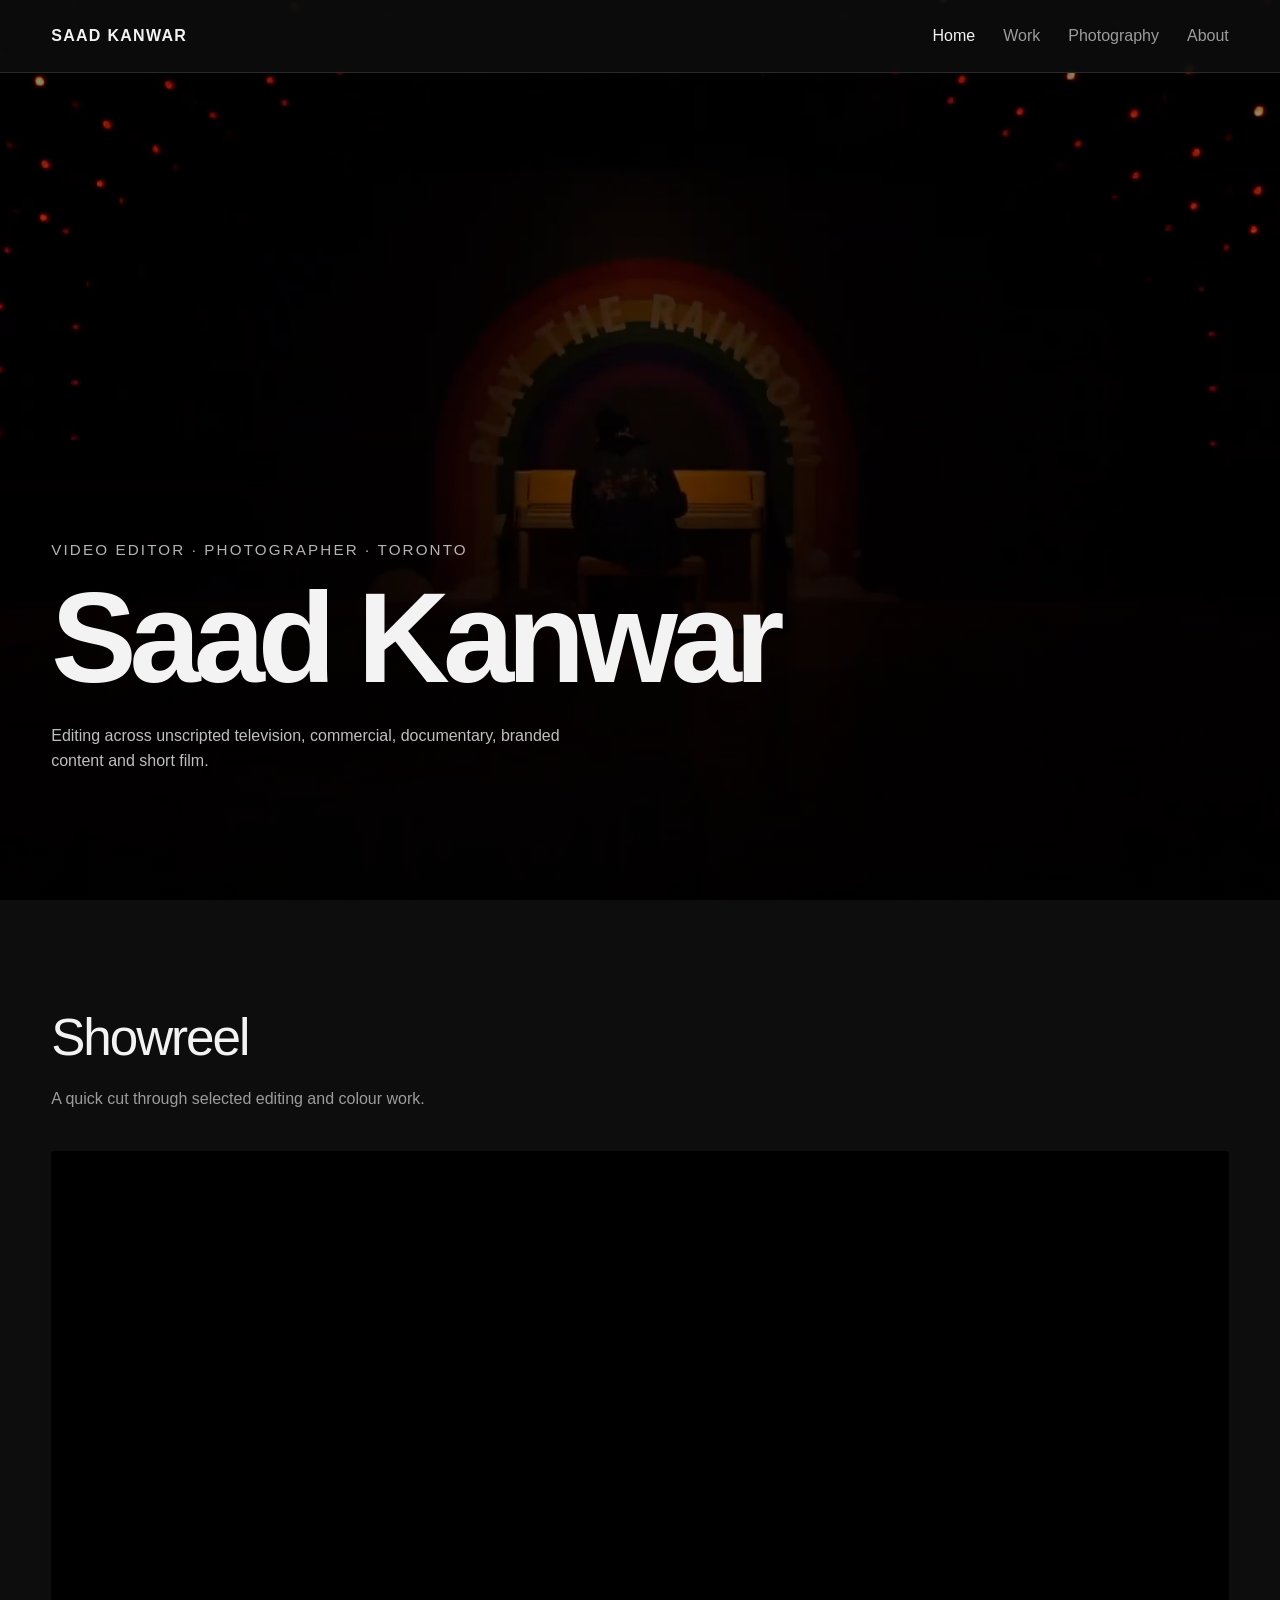
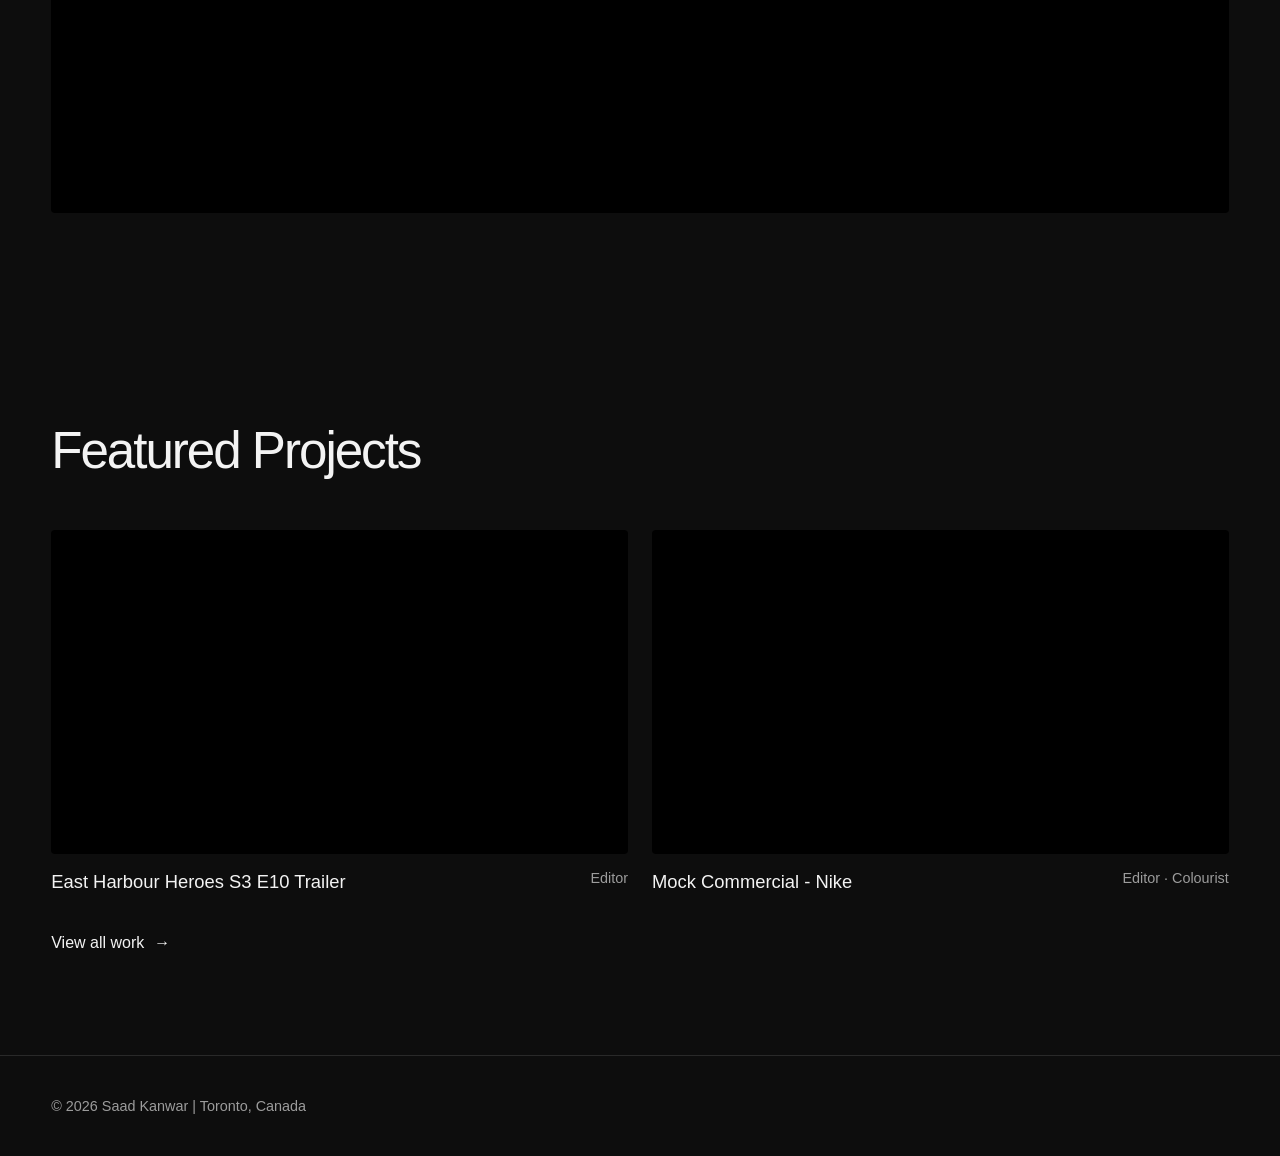
<file: index.html>
<!DOCTYPE html>
<html lang="en">

<head>
    <meta charset="UTF-8">

    <meta
        name="viewport"
        content="width=device-width, initial-scale=1.0"
    >

    <title>Saad Kanwar | Video Editor & Photographer</title>

    <meta
        name="description"
        content="Portfolio of Toronto-based video editor, post-production specialist and photographer Saad Kanwar."
    >

    <link rel="stylesheet" href="style.css">
</head>


<body>

<header class="site-header">

    <div class="container nav">

        <a class="logo" href="index.html">
            Saad Kanwar
        </a>

        <nav class="nav-links">
            <a class="active" href="index.html">Home</a>
            <a href="portfolio.html">Work</a>
            <a href="photography.html">Photography</a>
            <a href="about.html">About</a>
        </nav>

    </div>

</header>



<main>

    <!-- HERO -->

    <section class="hero">

    <div class="hero-background"></div>

    <div class="container hero-content">

        <div class="hero-eyebrow">
            Video Editor · Photographer · Toronto
        </div>

        <h1 class="hero-title">
            Saad Kanwar
        </h1>

        <p class="hero-description">
            Editing across unscripted television, commercial, documentary, branded content and short film.
        </p>

    </div>

    </section>



    <!-- REEL -->

    <section class="section">

        <div class="container">

            <div class="section-header">

                <h2 class="section-title">
                    Showreel
                </h2>

                <p class="section-subtitle">
                    A quick cut through selected editing and colour work.
                </p>

            </div>


            <div class="video-wrapper">

                <iframe
                    title="Saad Kanwar Demo Reel"
                    src="https://play.gumlet.io/embed/6ab1d36c5b267e78d0ccdd66"
                    referrerpolicy="origin"
                    allow="accelerometer; gyroscope; autoplay; encrypted-media; picture-in-picture; fullscreen; clipboard-write;"
                    allowfullscreen>
                </iframe>

            </div>

        </div>

    </section>



    <!-- SELECTED WORK -->

    <section class="section">

        <div class="container">

            <div class="section-header">

                <h2 class="section-title">
                    Featured Projects
                </h2>

            </div>


            <div class="portfolio-grid">

    <!-- EAST HARBOUR HEROES S3 E10 -->

    <article class="project">

        <div class="video-wrapper">
            <iframe
                loading="lazy"
                title="East Harbour Heroes S3 E10 Trailer"
                src="https://play.gumlet.io/embed/6ab1d69eb29d2ab0b972d725"
                referrerpolicy="origin"
                allow="accelerometer; gyroscope; autoplay; encrypted-media; picture-in-picture; fullscreen; clipboard-write;"
                allowfullscreen>
            </iframe>
        </div>

        <div class="project-info">

            <h3 class="project-title">
                East Harbour Heroes S3 E10 Trailer
            </h3>

            <span class="project-type">
                Editor
            </span>

        </div>

    </article>


    <!-- NIKE MOCK COMMERCIAL -->

    <article class="project">

        <div class="video-wrapper">
            <iframe
                loading="lazy"
                title="Nike Mock Commercial"
                src="https://play.gumlet.io/embed/6ab1ce730dbee56acc36fca9"
                referrerpolicy="origin"
                allow="accelerometer; gyroscope; autoplay; encrypted-media; picture-in-picture; fullscreen; clipboard-write;"
                allowfullscreen>
            </iframe>
        </div>

        <div class="project-info">

            <h3 class="project-title">
                Mock Commercial - Nike
            </h3>

            <span class="project-type">
                Editor · Colourist
            </span>

        </div>

    </article>

</div>


            <a class="text-link" href="portfolio.html">
                View all work
            </a>

        </div>

    </section>

</main>



<footer>

    <div class="container footer-inner">
        <span>
            © 2026 Saad Kanwar | Toronto, Canada
        </span>
    </div>

</footer>


</body>
</html>
</file>
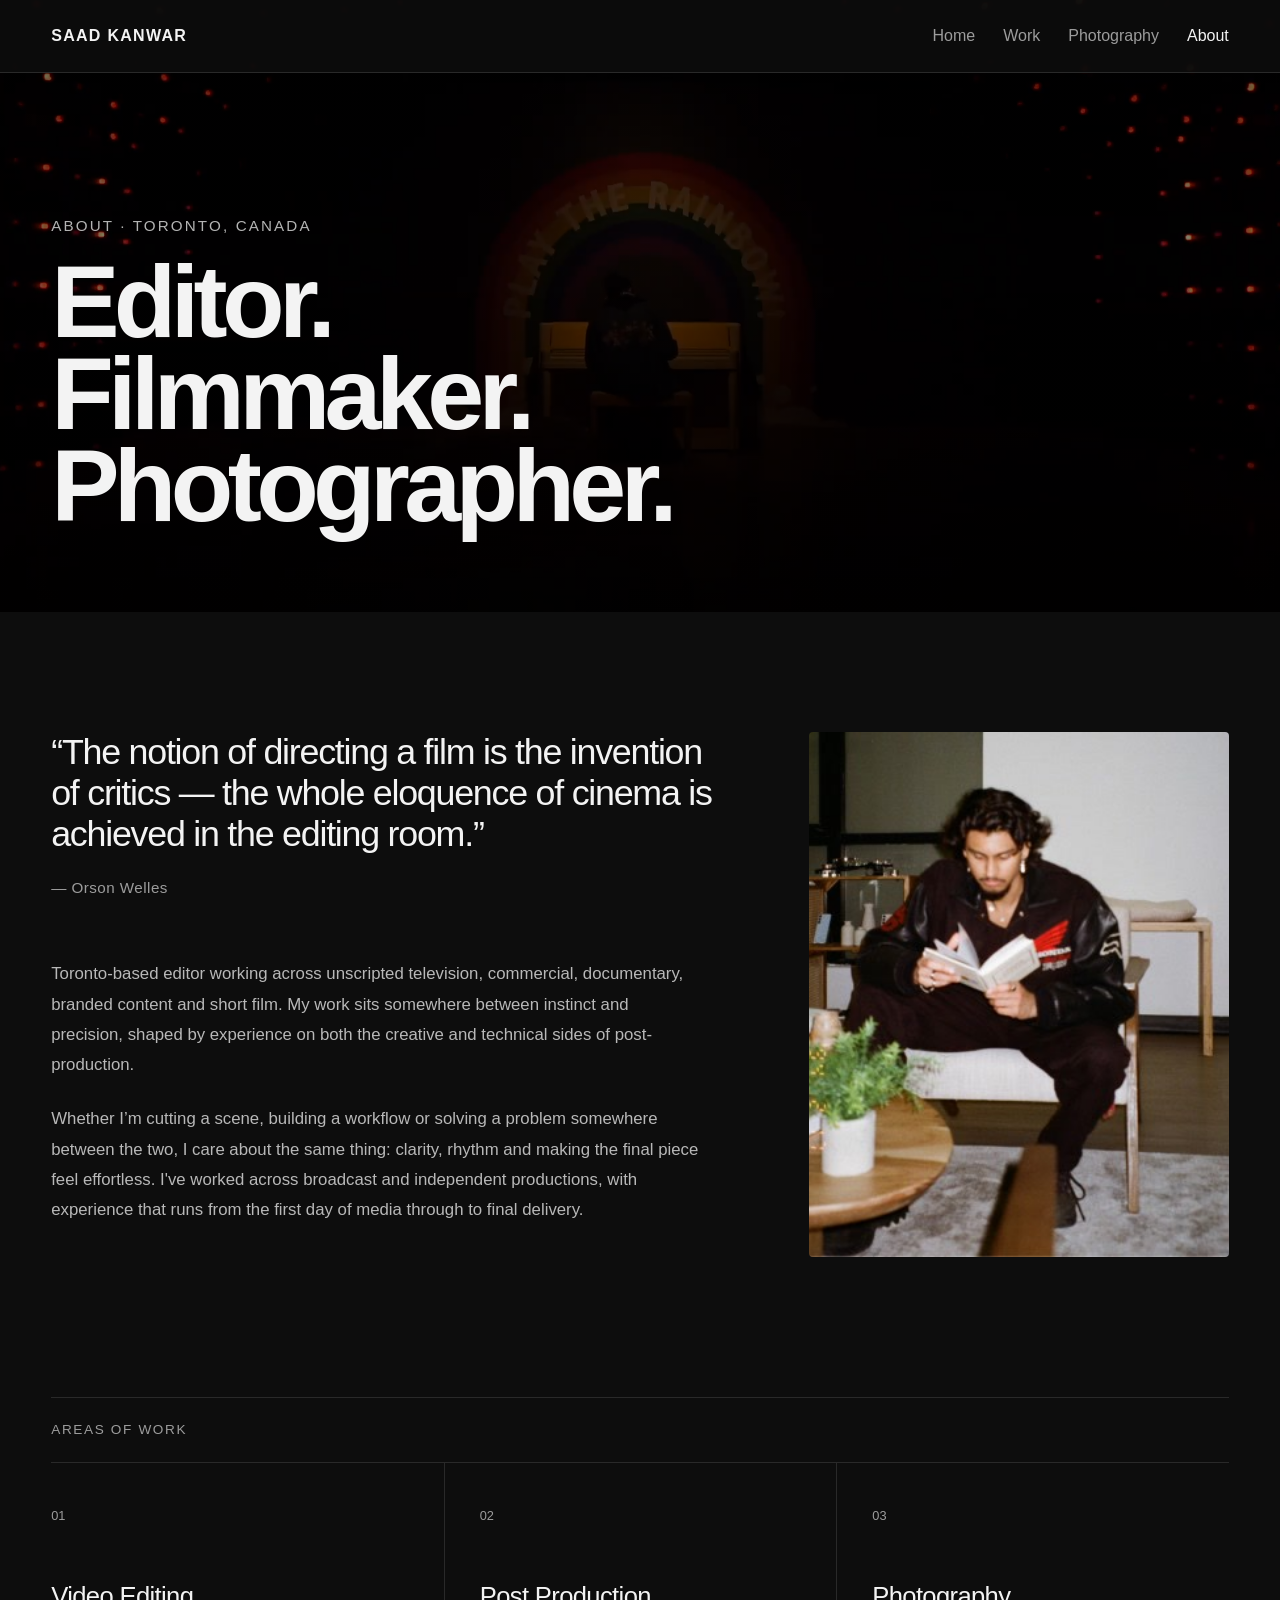
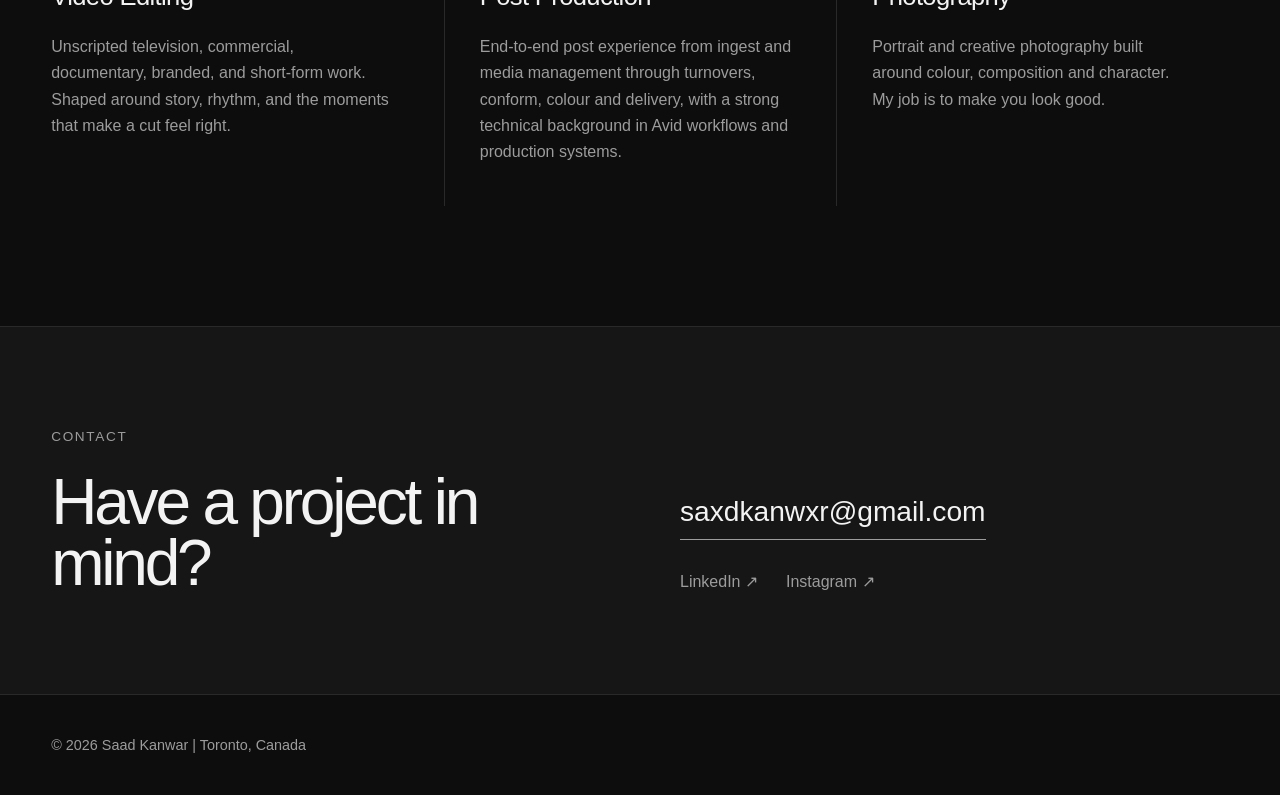
<file: about.html>
<!DOCTYPE html>
<html lang="en">

<head>
    <meta charset="UTF-8">

    <meta
        name="viewport"
        content="width=device-width, initial-scale=1.0"
    >

    <title>About | Saad Kanwar</title>

    <!-- about.html -->
    <meta
        name="description"
        content="About Toronto-based video editor, post-production specialist and photographer Saad Kanwar."
    >

    <link rel="stylesheet" href="style.css">
</head>


<body>

<header class="site-header">

    <div class="container nav">

        <a class="logo" href="index.html">
            Saad Kanwar
        </a>

        <nav class="nav-links">
            <a href="index.html">Home</a>
            <a href="portfolio.html">Work</a>
            <a href="photography.html">Photography</a>
            <a class="active" href="about.html">About</a>
        </nav>

    </div>

</header>



<main>

    <!-- ABOUT HERO -->

    <section class="about-hero">

        <div class="about-hero-background"></div>

        <div class="container about-hero-content">

            <div class="hero-eyebrow">
                About · Toronto, Canada
            </div>

            <h1 class="about-hero-title">
                Editor.<br>
                Filmmaker.<br>
                Photographer.
            </h1>

        </div>

    </section>


<!-- BIO -->

<section class="about-intro">

    <div class="container about-intro-grid">

        <div class="about-bio">

            <blockquote class="about-quote">
                “The notion of directing a film is the invention of critics —
                the whole eloquence of cinema is achieved in the editing room.”
            </blockquote>

            <div class="about-quote-author">
                — Orson Welles
            </div>

            <div class="about-bio-copy">

                <p>
                    Toronto-based editor working across unscripted television, commercial, documentary, 
                    branded content and short film. My work sits somewhere between instinct and precision, 
                    shaped by experience on both the creative and technical sides of post-production.
                </p>

                <p>
                    Whether I’m cutting a scene, building a workflow or solving a problem somewhere between the two, 
                    I care about the same thing: clarity, rhythm and making the final piece feel effortless. I've worked 
                    across broadcast and independent productions, with experience that runs from the first day of media through to final delivery.
                </p>

            </div>

        </div>


        <div class="about-headshot">
            <img
                src="assets/site/about-headshot.jpg"
                alt="Portrait of Saad Kanwar"
            >
        </div>

    </div>

</section>


    <!-- AREAS OF WORK -->

    <section class="about-work">

        <div class="container">

            <div class="about-section-heading">
                <span>Areas of Work</span>
            </div>

            <div class="about-work-grid">

                <div class="about-work-item">

                    <span class="about-work-number">
                        01
                    </span>

                    <h2>
                        Video Editing
                    </h2>

                    <p>
                        Unscripted television, commercial, documentary, 
                        branded, and short-form work. Shaped around story, 
                        rhythm, and the moments that make a cut feel right.
                    </p>

                </div>


                <div class="about-work-item">

                    <span class="about-work-number">
                        02
                    </span>

                    <h2>
                        Post Production
                    </h2>

                    <p>
                        End-to-end post experience from ingest and media management 
                        through turnovers, conform, colour and delivery, with a strong 
                        technical background in Avid workflows and production systems.
                    </p>

                </div>


                <div class="about-work-item">

                    <span class="about-work-number">
                        03
                    </span>

                    <h2>
                        Photography
                    </h2>

                    <p>
                        Portrait and creative photography built around colour, 
                        composition and character. My job is to make you look good.
                    </p>

                </div>

            </div>

        </div>

    </section>


    <!-- CONTACT -->

    <section class="about-contact">

        <div class="container">

            <div class="about-contact-inner">

                <div>

                    <span class="about-contact-label">
                        Contact
                    </span>

                    <h2>
                        Have a project in mind?
                    </h2>

                </div>


                <div class="about-contact-details">

                    <a
                        class="about-email"
                        href="mailto:saxdkanwxr@gmail.com"
                    >
                        saxdkanwxr@gmail.com
                    </a>

                    <div class="about-socials">

                        <a
                            href="https://www.linkedin.com/in/saad-kanwar/"
                            target="_blank"
                            rel="noopener noreferrer"
                        >
                            LinkedIn ↗
                        </a>

                        <a
                            href="https://www.instagram.com/saadseye/"
                            target="_blank"
                            rel="noopener noreferrer"
                        >
                            Instagram ↗
                        </a>

                    </div>

                </div>

            </div>

        </div>

    </section>

</main>



<footer>

    <div class="container footer-inner">
        <span>
            © 2026 Saad Kanwar | Toronto, Canada
        </span>
    </div>

</footer>


</body>
</html>
</file>
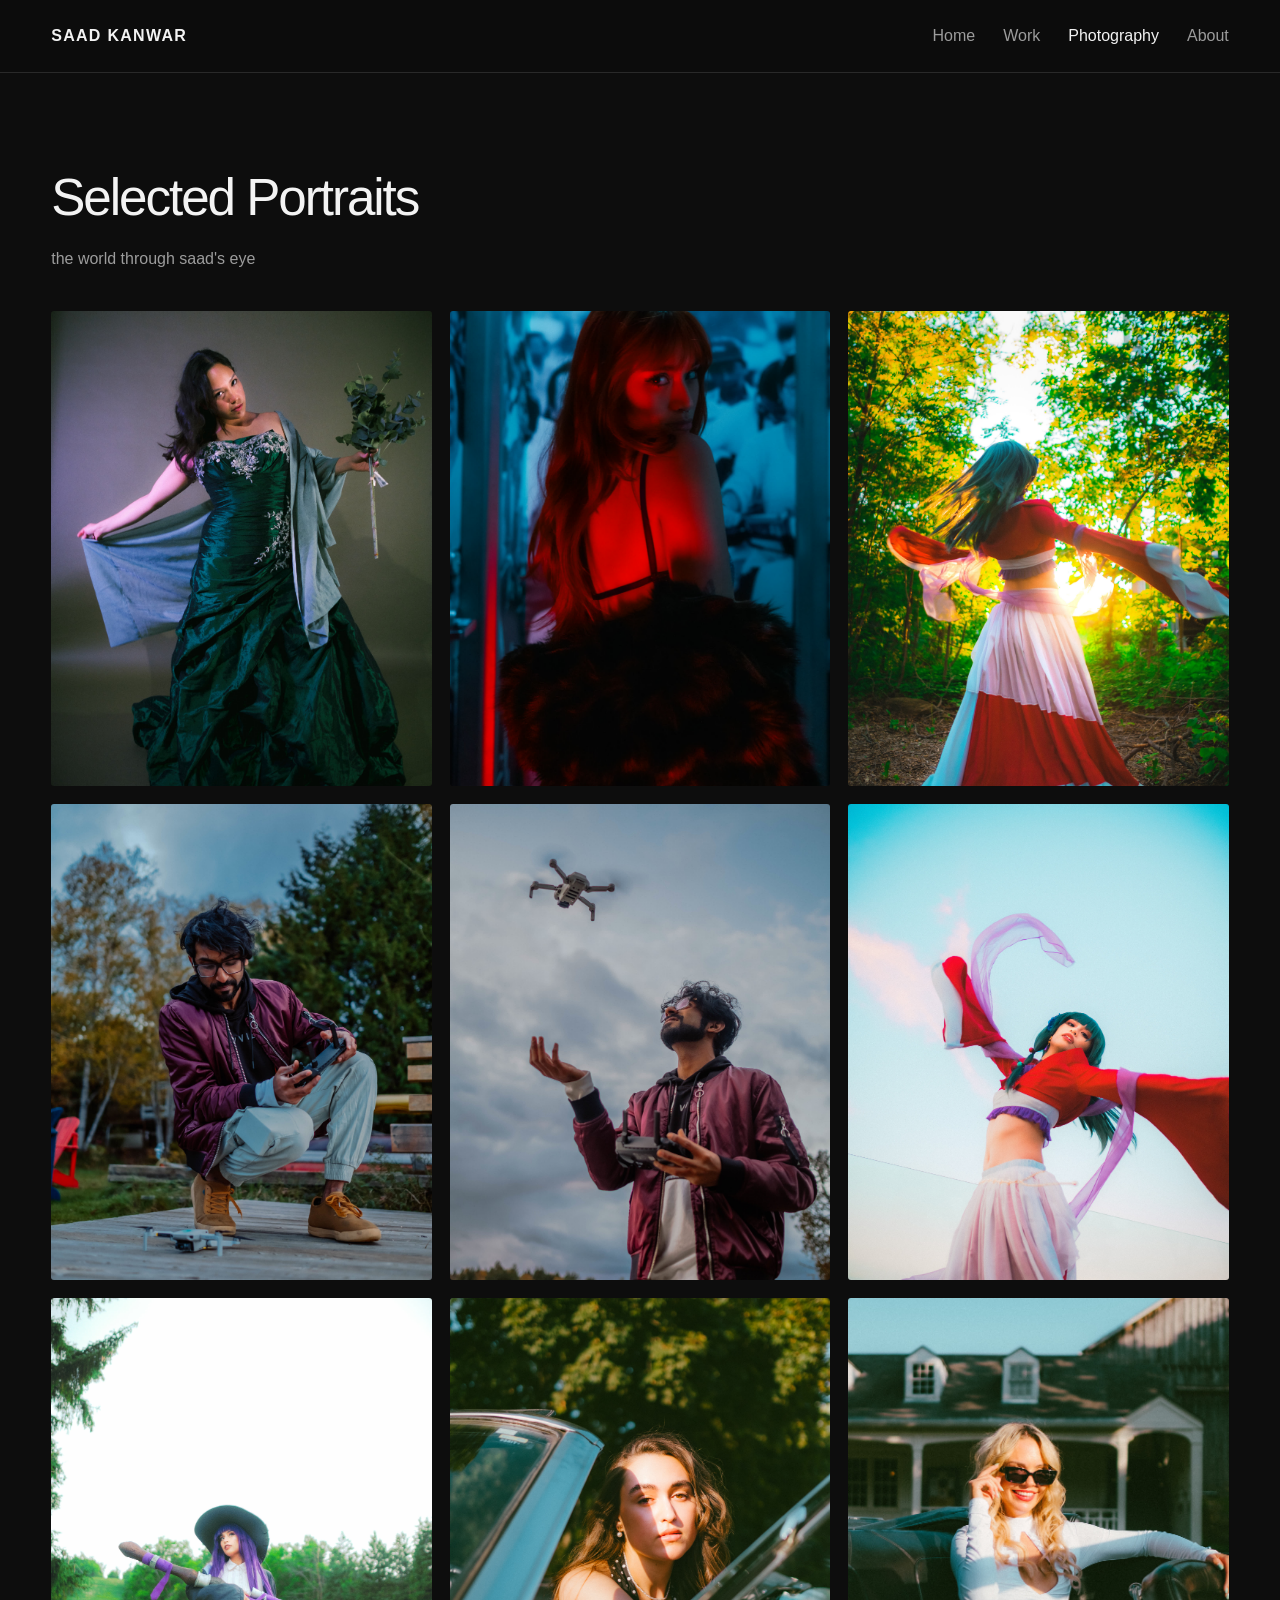
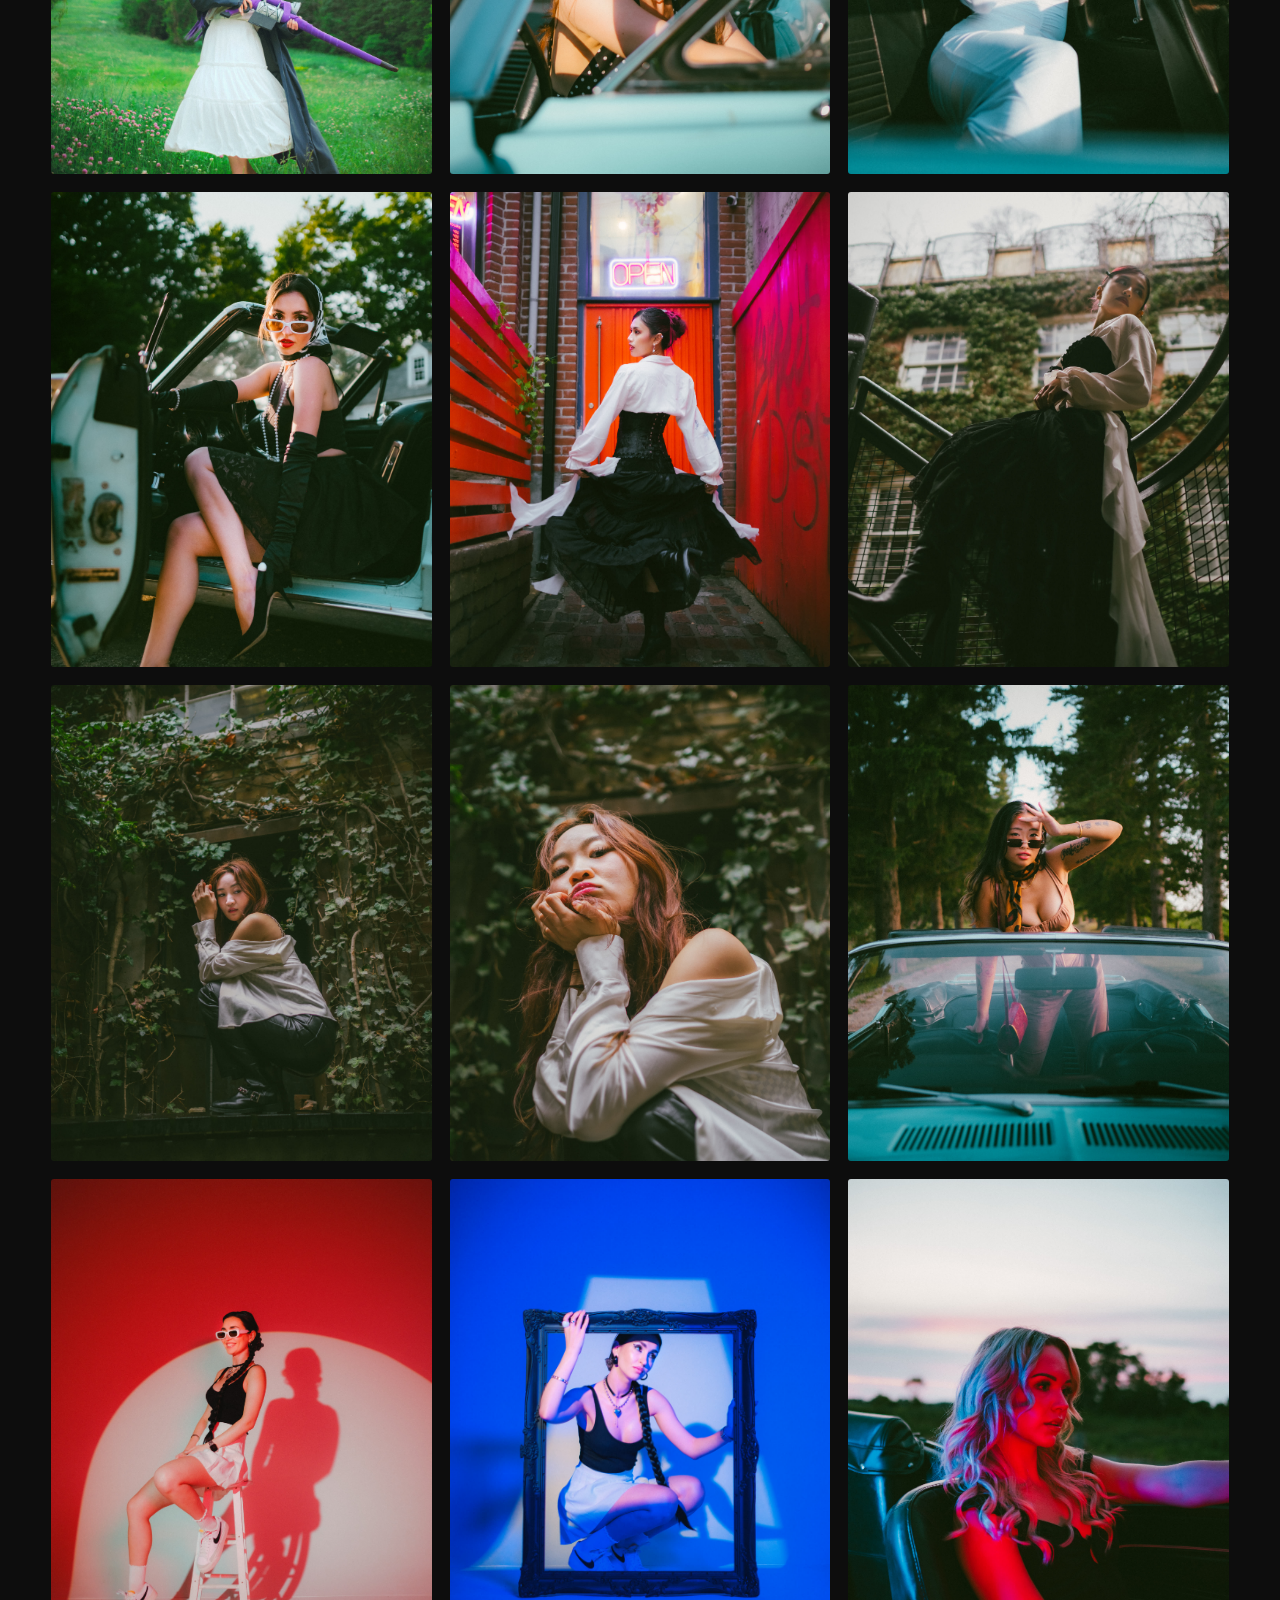
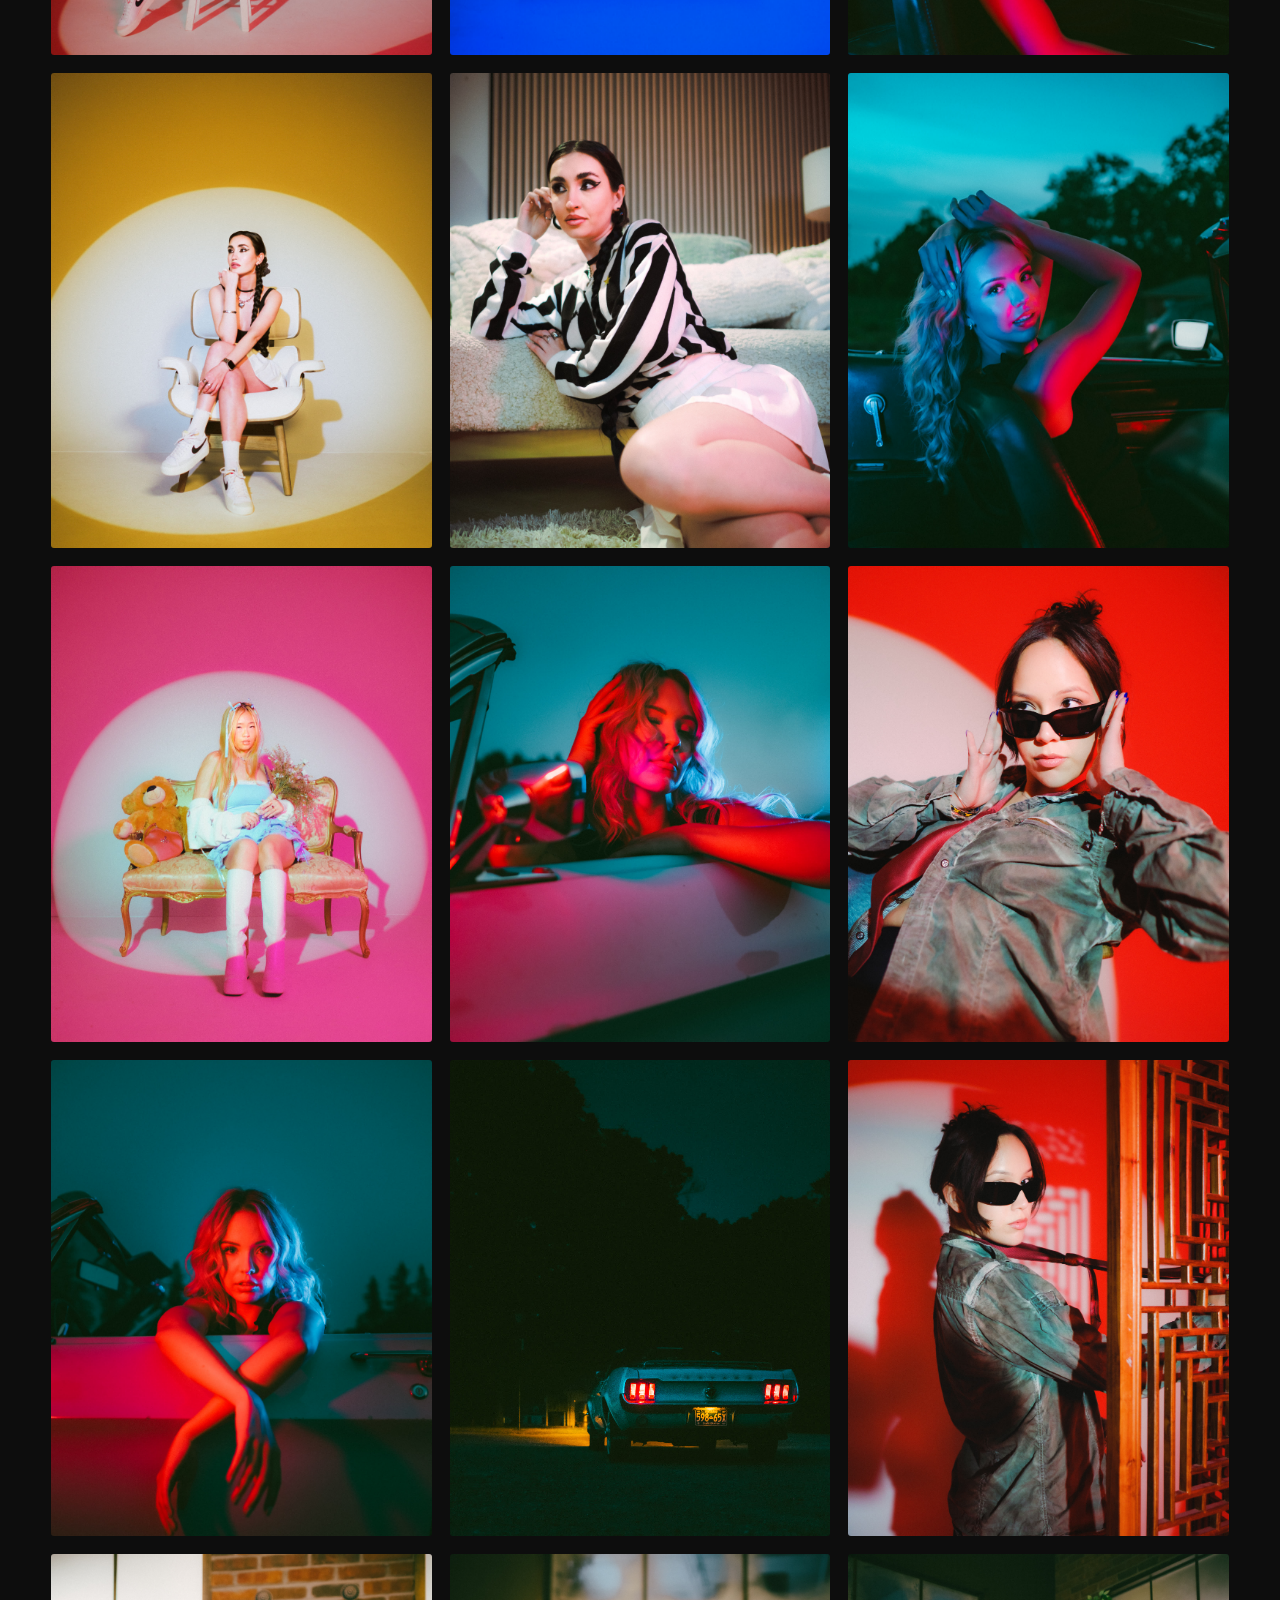
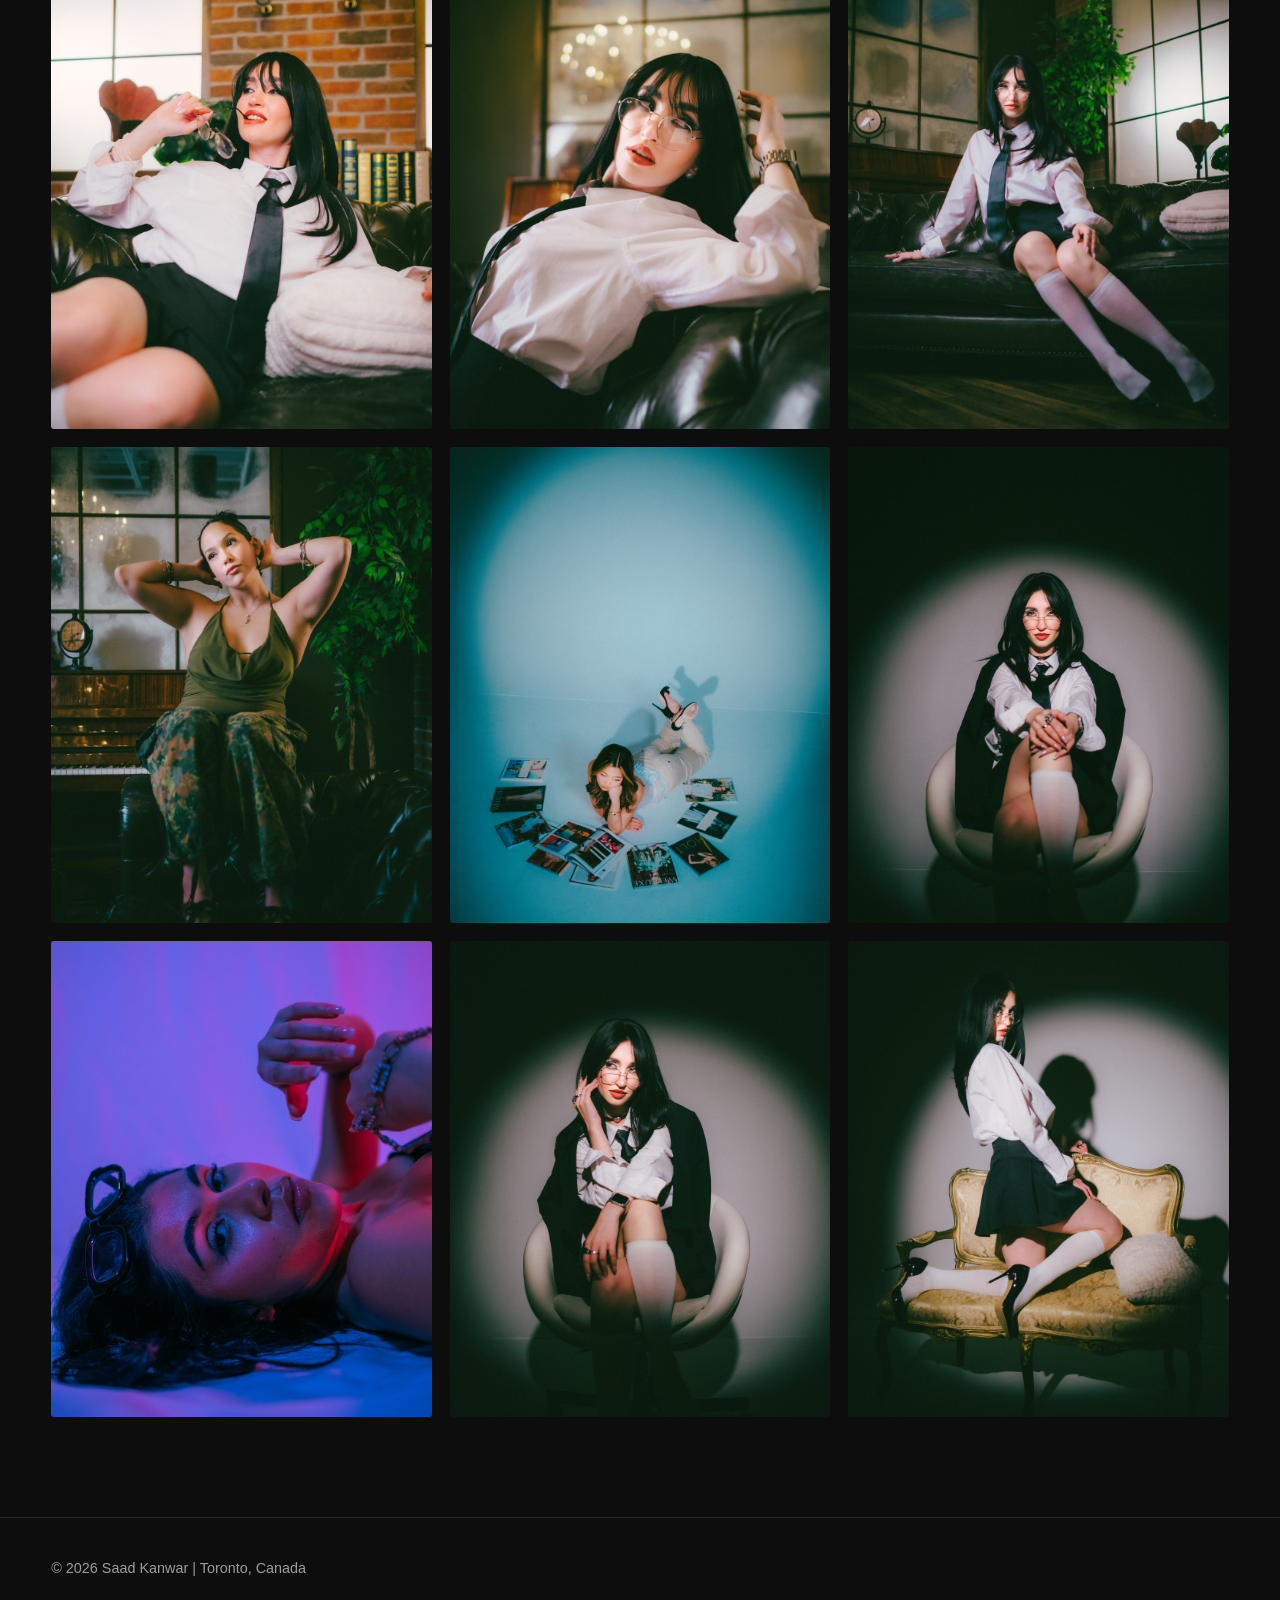
<file: photography.html>
<!DOCTYPE html>
<html lang="en">

<head>
    <meta charset="UTF-8">

    <meta
        name="viewport"
        content="width=device-width, initial-scale=1.0"
    >

    <title>Photography | Saad Kanwar</title>

    <meta
        name="description"
        content="Selected photography by Toronto-based editor and photographer Saad Kanwar."
    >

    <link rel="stylesheet" href="style.css">
</head>


<body>

<header class="site-header">

    <div class="container nav">

        <a class="logo" href="index.html">
            Saad Kanwar
        </a>

        <nav class="nav-links">
            <a href="index.html">Home</a>
            <a href="portfolio.html">Work</a>
            <a class="active" href="photography.html">Photography</a>
            <a href="about.html">About</a>
        </nav>

    </div>

</header>



<main>

    <section class="section photography-page">

        <div class="container">

            <div class="section-header">

                <h1 class="section-title">
                    Selected Portraits
                </h1>

                <p class="section-subtitle">
                    the world through saad's eye
                </p>

            </div>


            <div class="photo-grid">

                <div class="photo-item">
                    <img src="assets/images/DSCF0041.jpg" alt="Photography by Saad Kanwar">
                </div>

                <div class="photo-item">
                    <img src="assets/images/DSCF0928.jpg" alt="Photography by Saad Kanwar">
                </div>

                <div class="photo-item">
                    <img src="assets/images/DSCF2753.jpg" alt="Photography by Saad Kanwar">
                </div>

                <div class="photo-item">
                    <img src="assets/images/DSCF2784.jpg" alt="Photography by Saad Kanwar">
                </div>

                <div class="photo-item">
                    <img src="assets/images/DSCF2840.jpg" alt="Photography by Saad Kanwar">
                </div>

                <div class="photo-item">
                    <img src="assets/images/DSCF3128.jpg" alt="Photography by Saad Kanwar">
                </div>

                <div class="photo-item">
                    <img src="assets/images/DSCF3943.jpg" alt="Photography by Saad Kanwar">
                </div>

                <div class="photo-item">
                    <img src="assets/images/DSCF6099.jpg" alt="Photography by Saad Kanwar">
                </div>

                <div class="photo-item">
                    <img src="assets/images/DSCF6203.jpg" alt="Photography by Saad Kanwar">
                </div>

                <div class="photo-item">
                    <img src="assets/images/DSCF6476.jpg" alt="Photography by Saad Kanwar">
                </div>

                <div class="photo-item">
                    <img src="assets/images/DSCF6486.jpg" alt="Photography by Saad Kanwar">
                </div>

                <div class="photo-item">
                    <img src="assets/images/DSCF6567.jpg" alt="Photography by Saad Kanwar">
                </div>

                <div class="photo-item">
                    <img src="assets/images/DSCF6979.jpg" alt="Photography by Saad Kanwar">
                </div>

                <div class="photo-item">
                    <img src="assets/images/DSCF7020.jpg" alt="Photography by Saad Kanwar" loading="lazy">
                </div>

                <div class="photo-item">
                    <img src="assets/images/DSCF7302.jpg" alt="Photography by Saad Kanwar" loading="lazy">
                </div>

                <div class="photo-item">
                    <img src="assets/images/DSCF8022.jpg" alt="Photography by Saad Kanwar" loading="lazy">
                </div>

                <div class="photo-item">
                    <img src="assets/images/DSCF8074.jpg" alt="Photography by Saad Kanwar" loading="lazy">
                </div>

                <div class="photo-item">
                    <img src="assets/images/DSCF8102.jpg" alt="Photography by Saad Kanwar" loading="lazy">
                </div>

                <div class="photo-item">
                    <img src="assets/images/DSCF8137.jpg" alt="Photography by Saad Kanwar" loading="lazy">
                </div>

                <div class="photo-item">
                    <img src="assets/images/DSCF8260.jpg" alt="Photography by Saad Kanwar" loading="lazy">
                </div>

                <div class="photo-item">
                    <img src="assets/images/DSCF8353.jpg" alt="Photography by Saad Kanwar" loading="lazy">
                </div>

                <div class="photo-item">
                    <img src="assets/images/DSCF8394.jpg" alt="Photography by Saad Kanwar" loading="lazy">
                </div>

                <div class="photo-item">
                    <img src="assets/images/DSCF8443.jpg" alt="Photography by Saad Kanwar" loading="lazy">
                </div>

                <div class="photo-item">
                    <img src="assets/images/DSCF8536.jpg" alt="Photography by Saad Kanwar" loading="lazy">
                </div>

                <div class="photo-item">
                    <img src="assets/images/DSCF8549.jpg" alt="Photography by Saad Kanwar" loading="lazy">
                </div>

                <div class="photo-item">
                    <img src="assets/images/DSCF8634.jpg" alt="Photography by Saad Kanwar" loading="lazy">
                </div>

                <div class="photo-item">
                    <img src="assets/images/DSCF8849.jpg" alt="Photography by Saad Kanwar" loading="lazy">
                </div>

                <div class="photo-item">
                    <img src="assets/images/DSCF9072.jpg" alt="Photography by Saad Kanwar" loading="lazy">
                </div>

                <div class="photo-item">
                    <img src="assets/images/DSCF9147.jpg" alt="Photography by Saad Kanwar" loading="lazy">
                </div>

                <div class="photo-item">
                    <img src="assets/images/DSCF9196.jpg" alt="Photography by Saad Kanwar" loading="lazy">
                </div>

                <div class="photo-item">
                    <img src="assets/images/DSCF9293.jpg" alt="Photography by Saad Kanwar" loading="lazy">
                </div>

                <div class="photo-item">
                    <img src="assets/images/DSCF9733.jpg" alt="Photography by Saad Kanwar" loading="lazy">
                </div>

                <div class="photo-item">
                    <img src="assets/images/DSCF9756-Edit-2.jpg" alt="Photography by Saad Kanwar" loading="lazy">
                </div>

                <div class="photo-item">
                    <img src="assets/images/DSCF5961.jpg" alt="Photography by Saad Kanwar" loading="lazy">
                </div>

                <div class="photo-item">
                    <img src="assets/images/DSCF9777.jpg" alt="Photography by Saad Kanwar" loading="lazy">
                </div>

                <div class="photo-item">
                    <img src="assets/images/DSCF9890.jpg" alt="Photography by Saad Kanwar" loading="lazy">
                </div>

            </div>

        </div>

    </section>

</main>



<footer>

    <div class="container footer-inner">
        <span>
            © 2026 Saad Kanwar | Toronto, Canada
        </span>
    </div>

</footer>

<!-- PHOTO LIGHTBOX -->

<div class="lightbox" id="lightbox">

    <button
        class="lightbox-nav lightbox-prev"
        id="lightbox-prev"
        aria-label="Previous photo"
    >
        &#10094;
    </button>

    <img
        class="lightbox-image"
        id="lightbox-image"        
        alt=""
    >

    <button
        class="lightbox-nav lightbox-next"
        id="lightbox-next"
        aria-label="Next photo"
    >
        &#10095;
    </button>

</div>


<script src="photography.js"></script>

</body>
</html>
</file>
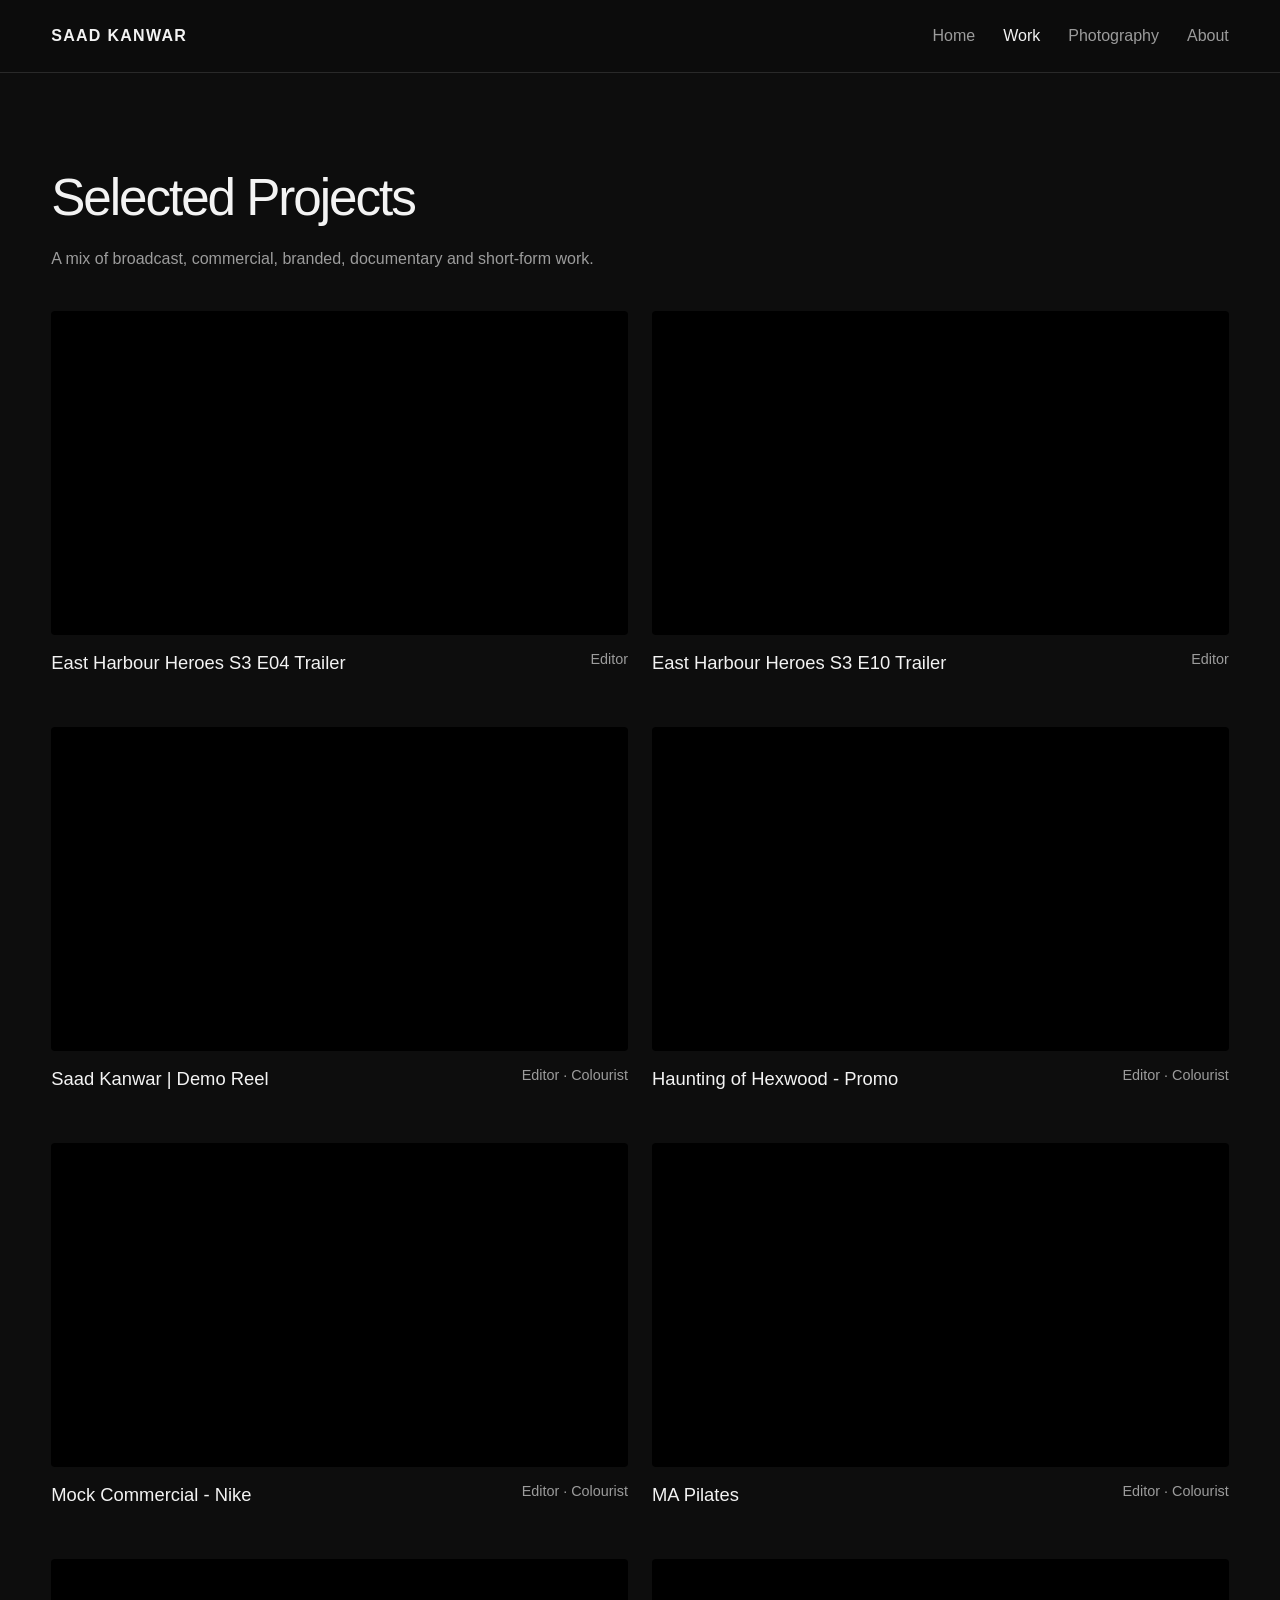
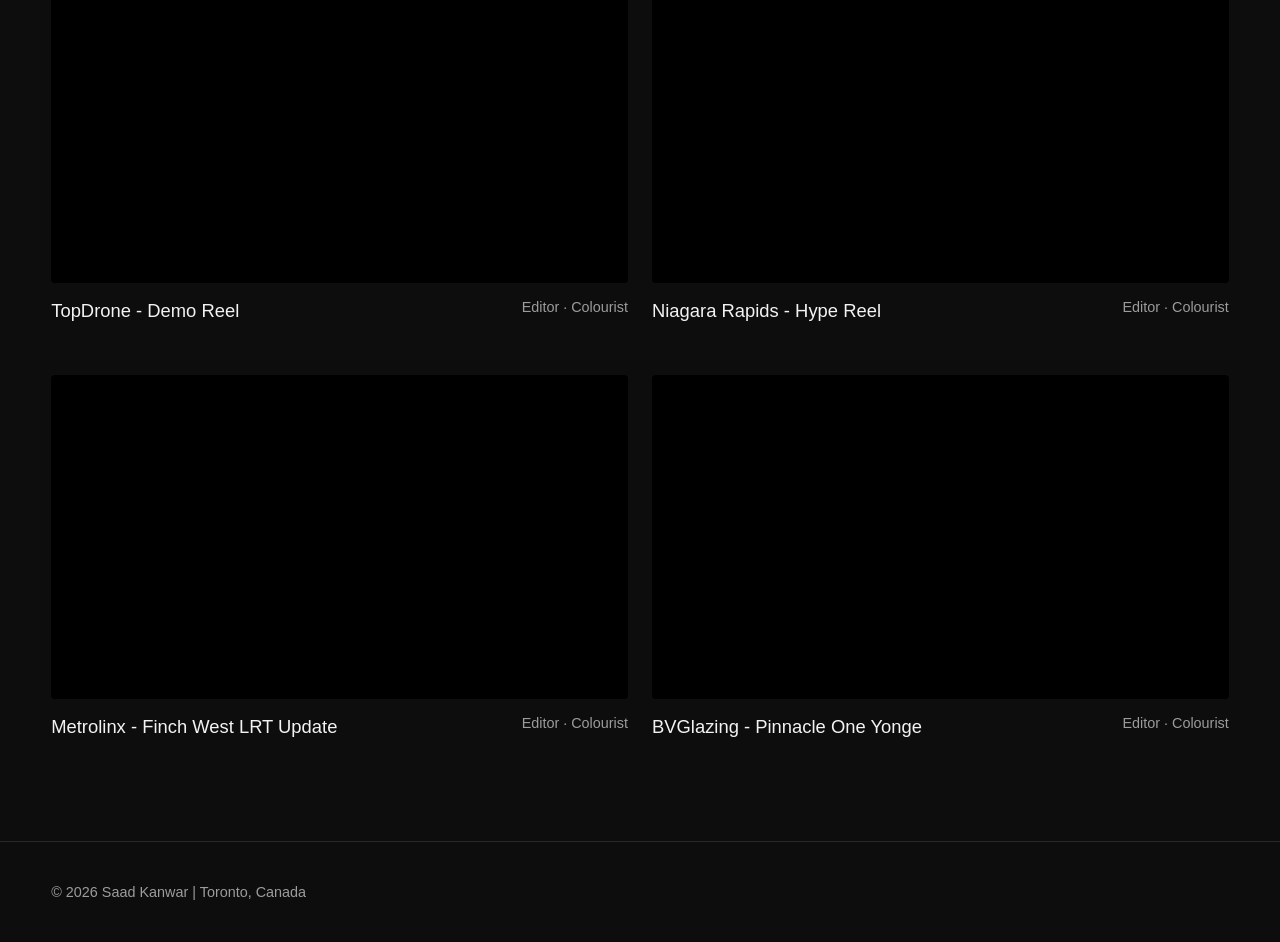
<file: portfolio.html>
<!DOCTYPE html>
<html lang="en">

<head>
    <meta charset="UTF-8">

    <meta
        name="viewport"
        content="width=device-width, initial-scale=1.0"
    >

    <title>Work | Saad Kanwar</title>

    <!-- portfolio.html -->
    <meta
        name="description"
        content="Selected video editing and colour work by Toronto-based editor Saad Kanwar."
    >

    <link rel="stylesheet" href="style.css">
</head>


<body>

<header class="site-header">

    <div class="container nav">

        <a class="logo" href="index.html">
            Saad Kanwar
        </a>

        <nav class="nav-links">
            <a href="index.html">Home</a>
            <a class="active" href="portfolio.html">Work</a>
            <a href="photography.html">Photography</a>
            <a href="about.html">About</a>
        </nav>

    </div>

</header>



<main>

    <section class="section portfolio-page">

        <div class="container">

            <div class="section-header">

                <h1 class="section-title">
                    Selected Projects
                </h1>

                <p class="section-subtitle">
                    A mix of broadcast, commercial, branded, documentary and short-form work.
                </p>

            </div>



            <div class="portfolio-grid">

    <!-- EAST HARBOUR HEROES S3 E04 -->

    <article class="project">

        <div class="video-wrapper">
            <iframe
                loading="lazy"
                title="East Harbour Heroes S3 E04 Trailer"
                src="https://play.gumlet.io/embed/6ab1d6cbb29d2ab0b972d797"
                referrerpolicy="origin"
                allow="accelerometer; gyroscope; autoplay; encrypted-media; picture-in-picture; fullscreen; clipboard-write;"
                allowfullscreen>
            </iframe>
        </div>

        <div class="project-info">

            <h2 class="project-title">
                East Harbour Heroes S3 E04 Trailer
            </h2>

            <span class="project-type">
                Editor
            </span>

        </div>

    </article>


    <!-- EAST HARBOUR HEROES S3 E10 -->

    <article class="project">

        <div class="video-wrapper">
            <iframe
                loading="lazy"
                title="East Harbour Heroes S3 E10 Trailer"
                src="https://play.gumlet.io/embed/6ab1d69eb29d2ab0b972d725"
                referrerpolicy="origin"
                allow="accelerometer; gyroscope; autoplay; encrypted-media; picture-in-picture; fullscreen; clipboard-write;"
                allowfullscreen>
            </iframe>
        </div>

        <div class="project-info">

            <h2 class="project-title">
                East Harbour Heroes S3 E10 Trailer
            </h2>

            <span class="project-type">
                Editor
            </span>

        </div>

    </article>


    <!-- DEMO REEL -->

    <article class="project">

        <div class="video-wrapper">
            <iframe
                loading="lazy"
                title="Saad Kanwar Demo Reel"
                src="https://play.gumlet.io/embed/6ab1d36c5b267e78d0ccdd66"
                referrerpolicy="origin"
                allow="accelerometer; gyroscope; autoplay; encrypted-media; picture-in-picture; fullscreen; clipboard-write;"
                allowfullscreen>
            </iframe>
        </div>

        <div class="project-info">

            <h2 class="project-title">
                Saad Kanwar | Demo Reel
            </h2>

            <span class="project-type">
                Editor · Colourist
            </span>

        </div>

    </article>


    <!-- HAUNTING OF HEXWOOD -->

    <article class="project">

        <div class="video-wrapper">
            <iframe
                loading="lazy"
                title="Haunting of Hexwood Promo"
                src="https://play.gumlet.io/embed/6ab1d1aab29d2ab0b972c94b"
                referrerpolicy="origin"
                allow="accelerometer; gyroscope; autoplay; encrypted-media; picture-in-picture; fullscreen; clipboard-write;"
                allowfullscreen>
            </iframe>
        </div>

        <div class="project-info">

            <h2 class="project-title">
                Haunting of Hexwood - Promo
            </h2>

            <span class="project-type">
                Editor · Colourist
            </span>

        </div>

    </article>


    <!-- NIKE MOCK COMMERCIAL -->

    <article class="project">

        <div class="video-wrapper">
            <iframe
                loading="lazy"
                title="Nike Mock Commercial"
                src="https://play.gumlet.io/embed/6ab1ce730dbee56acc36fca9"
                referrerpolicy="origin"
                allow="accelerometer; gyroscope; autoplay; encrypted-media; picture-in-picture; fullscreen; clipboard-write;"
                allowfullscreen>
            </iframe>
        </div>

        <div class="project-info">

            <h2 class="project-title">
                Mock Commercial - Nike
            </h2>

            <span class="project-type">
                Editor · Colourist
            </span>

        </div>

    </article>


    <!-- MA PILATES -->

    <article class="project">

        <div class="video-wrapper">
            <iframe
                loading="lazy"
                title="MA Pilates"
                src="https://play.gumlet.io/embed/6ab1cb0e5b267e78d0ccc7c1"
                referrerpolicy="origin"
                allow="accelerometer; gyroscope; autoplay; encrypted-media; picture-in-picture; fullscreen; clipboard-write;"
                allowfullscreen>
            </iframe>
        </div>

        <div class="project-info">

            <h2 class="project-title">
                MA Pilates
            </h2>

            <span class="project-type">
                Editor · Colourist
            </span>

        </div>

    </article>


    <!-- TOPDRONE -->

    <article class="project">

        <div class="video-wrapper">
            <iframe
                loading="lazy"
                title="TopDrone Demo Reel"
                src="https://play.gumlet.io/embed/6ab1ca7db29d2ab0b972b683"
                referrerpolicy="origin"
                allow="accelerometer; gyroscope; autoplay; encrypted-media; picture-in-picture; fullscreen; clipboard-write;"
                allowfullscreen>
            </iframe>
        </div>

        <div class="project-info">

            <h2 class="project-title">
                TopDrone - Demo Reel
            </h2>

            <span class="project-type">
                Editor · Colourist
            </span>

        </div>

    </article>


    <!-- NIAGARA RAPIDS -->

    <article class="project">

        <div class="video-wrapper">
            <iframe
                loading="lazy"
                title="Niagara Rapids Hype Reel"
                src="https://play.gumlet.io/embed/6ab1c9d6b29d2ab0b972b4dc"
                referrerpolicy="origin"
                allow="accelerometer; gyroscope; autoplay; encrypted-media; picture-in-picture; fullscreen; clipboard-write;"
                allowfullscreen>
            </iframe>
        </div>

        <div class="project-info">

            <h2 class="project-title">
                Niagara Rapids - Hype Reel
            </h2>

            <span class="project-type">
                Editor · Colourist
            </span>

        </div>

    </article>


    <!-- METROLINX -->

    <article class="project">

        <div class="video-wrapper">
            <iframe
                loading="lazy"
                title="Metrolinx Finch West LRT Update"
                src="https://play.gumlet.io/embed/6ab1c9260dbee56acc36eefd"
                referrerpolicy="origin"
                allow="accelerometer; gyroscope; autoplay; encrypted-media; picture-in-picture; fullscreen; clipboard-write;"
                allowfullscreen>
            </iframe>
        </div>

        <div class="project-info">

            <h2 class="project-title">
                Metrolinx - Finch West LRT Update
            </h2>

            <span class="project-type">
                Editor · Colourist
            </span>

        </div>

    </article>


    <!-- BVGLAZING -->

    <article class="project">

        <div class="video-wrapper">
            <iframe
                loading="lazy"
                title="BVGlazing Pinnacle One Yonge"
                src="https://play.gumlet.io/embed/6ab1c7e70dbee56acc36ec03"
                referrerpolicy="origin"
                allow="accelerometer; gyroscope; autoplay; encrypted-media; picture-in-picture; fullscreen; clipboard-write;"
                allowfullscreen>
            </iframe>
        </div>

        <div class="project-info">

            <h2 class="project-title">
                BVGlazing - Pinnacle One Yonge
            </h2>

            <span class="project-type">
                Editor · Colourist
            </span>

        </div>

    </article>

</div>

        </div>

    </section>

</main>



<footer>

    <div class="container footer-inner">
        <span>
            © 2026 Saad Kanwar | Toronto, Canada
        </span>
    </div>

</footer>


</body>
</html>
</file>
<file: style.css>
:root {
    --bg: #0d0d0d;
    --surface: #161616;
    --text: #f3f3f3;
    --muted: #9c9c9c;
    --border: #292929;
    --accent: #ffffff;

    --max-width: 1280px;
}

* {
    box-sizing: border-box;
}

html {
    scroll-behavior: smooth;
}

body {
    margin: 0;
    background: var(--bg);
    color: var(--text);
    font-family: Arial, Helvetica, sans-serif;
    line-height: 1.5;
}

a {
    color: inherit;
    text-decoration: none;
}

img {
    max-width: 100%;
    display: block;
}


/* ------------------------------
   GLOBAL LAYOUT
------------------------------ */

.container {
    width: min(92%, var(--max-width));
    margin: 0 auto;
}

.section {
    padding: 100px 0;
}

.section-header {
    margin-bottom: 40px;
}

.section-title {
    margin: 0;
    font-size: clamp(2rem, 4vw, 3.5rem);
    font-weight: 500;
    letter-spacing: -0.04em;
}

.section-subtitle {
    margin-top: 10px;
    color: var(--muted);
    max-width: 650px;
}


/* ------------------------------
   HEADER
------------------------------ */

.site-header {
    position: fixed;
    top: 0;
    left: 0;
    width: 100%;
    z-index: 100;

    background: rgba(13, 13, 13, 0.88);
    backdrop-filter: blur(12px);

    border-bottom: 1px solid var(--border);
}

.nav {
    height: 72px;

    display: flex;
    justify-content: space-between;
    align-items: center;
}

.logo {
    font-size: 1rem;
    font-weight: 700;
    letter-spacing: 0.08em;
    text-transform: uppercase;
}

.nav-links {
    display: flex;
    gap: 28px;
}

.nav-links a {
    color: var(--muted);
    transition: color 0.2s ease;
}

.nav-links a:hover,
.nav-links a.active {
    color: var(--text);
}


/* ------------------------------
   HERO
------------------------------ */

.hero {
    position: relative;

    min-height: 100vh;

    display: flex;
    align-items: flex-end;

    overflow: hidden;

    padding: 140px 0 90px;
}

.hero-background {
    position: absolute;
    inset: 0;

    background:
        linear-gradient(
            to top,
            rgba(0, 0, 0, 0.82) 0%,
            rgba(0, 0, 0, 0.38) 45%,
            rgba(0, 0, 0, 0.48) 100%
        ),
        url("assets/site/home-hero.png");

    background-size: cover;
    background-position: center;

    transform: scale(1.01);
}

.hero-content {
    position: relative;
    z-index: 1;

    padding-bottom: 20px;
}

.hero-eyebrow {
    margin-bottom: 18px;

    color: rgba(255, 255, 255, 0.7);

    font-size: 0.95rem;
    text-transform: uppercase;
    letter-spacing: 0.14em;
}

.hero-title {
    margin: 0;

    max-width: 900px;

    font-size: clamp(4rem, 10vw, 9rem);
    line-height: 0.9;

    font-weight: 600;
    letter-spacing: -0.055em;
}

.hero-description {
    margin-top: 28px;

    max-width: 560px;

    color: rgba(255, 255, 255, 0.75);

    font-size: 1rem;
    line-height: 1.6;
}


/* ------------------------------
   VIDEO
------------------------------ */

.video-wrapper {
    position: relative;

    width: 100%;
    aspect-ratio: 16 / 9;

    overflow: hidden;

    background: #000;
    border-radius: 4px;
}

.video-wrapper iframe {
    position: absolute;

    inset: 0;
    width: 100%;
    height: 100%;

    border: 0;
}


/* ------------------------------
   PORTFOLIO GRID
------------------------------ */

.portfolio-grid {
    display: grid;

    grid-template-columns: repeat(2, 1fr);
    gap: 50px 24px;
}

.portfolio-page {
    padding-top: 160px;
}

.project {
    display: flex;
    flex-direction: column;
    gap: 14px;
}

.project-info {
    display: flex;
    justify-content: space-between;
    gap: 20px;
}

.project-title {
    margin: 0;
    font-size: 1.15rem;
    font-weight: 500;
}

.project-type {
    color: var(--muted);
    font-size: 0.9rem;
}


/* ------------------------------
   PHOTOGRAPHY
------------------------------ */

.photography-page {
    padding-top: 160px;
}

.photo-grid {
    display: grid;
    grid-template-columns: repeat(3, 1fr);
    gap: 18px;
}

.photo-item {
    aspect-ratio: 4 / 5;
    overflow: hidden;
    border-radius: 3px;
}

.photo-item img {
    width: 100%;
    height: 100%;

    display: block;
    object-fit: cover;

    cursor: pointer;

    transition:
        transform 0.25s ease,
        opacity 0.25s ease;
}

.photo-item img:hover {
    transform: scale(1.02);
    opacity: 0.92;
}


/* ------------------------------
   PHOTO LIGHTBOX
------------------------------ */

.lightbox {
    position: fixed;
    inset: 0;

    z-index: 1000;

    display: flex;
    align-items: center;
    justify-content: center;

    padding: 40px 90px;

    background: rgba(0, 0, 0, 0.92);

    opacity: 0;
    visibility: hidden;

    transition:
        opacity 0.2s ease,
        visibility 0.2s ease;
}

.lightbox.active {
    opacity: 1;
    visibility: visible;
}

.lightbox-image {
    max-width: 90vw;
    max-height: 90vh;

    width: auto;
    height: auto;

    object-fit: contain;

    box-shadow: 0 10px 50px rgba(0, 0, 0, 0.5);

    user-select: none;
}

.lightbox-nav {
    position: absolute;

    top: 50%;
    transform: translateY(-50%);

    width: 60px;
    height: 80px;

    border: 0;

    background: transparent;
    color: white;

    font-size: 3rem;

    cursor: pointer;

    opacity: 0.65;

    transition:
        opacity 0.2s ease,
        transform 0.2s ease;
}

.lightbox-nav:hover {
    opacity: 1;
}

.lightbox-prev {
    left: 20px;
}

.lightbox-next {
    right: 20px;
}


/* Prevent page scrolling while lightbox is open */

body.lightbox-open {
    overflow: hidden;
}


/* MOBILE */

@media (max-width: 700px) {

    .lightbox {
        padding: 30px 50px;
    }

    .lightbox-image {
        max-width: 92vw;
        max-height: 85vh;
    }

    .lightbox-nav {
        width: 45px;
        height: 70px;

        font-size: 2.2rem;
    }

    .lightbox-prev {
        left: 4px;
    }

    .lightbox-next {
        right: 4px;
    }

}

/* ------------------------------
   BUTTONS / LINKS
------------------------------ */

.text-link {
    display: inline-flex;
    align-items: center;
    gap: 10px;

    margin-top: 35px;

    font-size: 1rem;
    font-weight: 500;
}

.text-link::after {
    content: "→";
    transition: transform 0.2s ease;
}

.text-link:hover::after {
    transform: translateX(5px);
}


/* ------------------------------
   ABOUT HERO
------------------------------ */

.about-hero {
    position: relative;

    min-height: 68vh;

    display: flex;
    align-items: flex-end;

    overflow: hidden;

    padding: 140px 0 80px;
}

.about-hero-background {
    position: absolute;
    inset: 0;

    background:
        linear-gradient(
            to top,
            rgba(0, 0, 0, 0.88) 0%,
            rgba(0, 0, 0, 0.48) 55%,
            rgba(0, 0, 0, 0.58) 100%
        ),
        url("assets/site/home-hero.png");

    background-size: cover;
    background-position: center;

    transform: scale(1.01);
}

.about-hero-content {
    position: relative;
    z-index: 1;
}

.about-hero-title {
    margin: 0;

    font-size: clamp(4rem, 8vw, 8rem);
    line-height: 0.9;

    font-weight: 600;
    letter-spacing: -0.055em;
}


/* ------------------------------
   ABOUT INTRO
------------------------------ */

.about-intro {
    padding: 120px 0 140px;
}

.about-intro-grid {
    display: grid;
    grid-template-columns: minmax(0, 1.3fr) minmax(280px, 420px);
    gap: clamp(40px, 7vw, 100px);
    align-items: start;
}

.about-bio {
    max-width: none;
    margin: 0;
}

.about-quote {
    margin: 0;
    max-width: 760px;

    font-size: clamp(1.9rem, 2.8vw, 2.8rem);
    line-height: 1.14;

    font-weight: 400;
    letter-spacing: -0.035em;
}

.about-quote-author {
    margin-top: 22px;

    color: var(--muted);

    font-size: 0.95rem;
    letter-spacing: 0.03em;
}

.about-bio-copy {
    margin-top: 60px;
    max-width: 650px;
}

.about-bio-copy p {
    margin: 0 0 24px;

    color: #b8b8b8;

    font-size: 1.05rem;
    line-height: 1.8;
}

.about-bio-copy p:last-child {
    margin-bottom: 0;
}

.about-headshot {
    width: 100%;
}

.about-headshot img {
    width: 100%;
    display: block;

    aspect-ratio: 4 / 5;
    object-fit: cover;

    border-radius: 4px;
}


/* ------------------------------
   AREAS OF WORK
------------------------------ */

.about-work {
    padding: 0 0 120px;
}

.about-section-heading {
    padding: 22px 0;

    border-top: 1px solid var(--border);
    border-bottom: 1px solid var(--border);

    color: var(--muted);

    font-size: 0.85rem;
    text-transform: uppercase;
    letter-spacing: 0.12em;
}

.about-work-grid {
    display: grid;
    grid-template-columns: repeat(3, 1fr);
}

.about-work-item {
    min-height: 320px;

    padding: 40px 35px 40px 0;
}

.about-work-item + .about-work-item {
    padding-left: 35px;

    border-left: 1px solid var(--border);
}

.about-work-number {
    color: var(--muted);

    font-size: 0.8rem;
}

.about-work-item h2 {
    margin: 50px 0 18px;

    font-size: 1.6rem;
    font-weight: 500;

    letter-spacing: -0.025em;
}

.about-work-item p {
    margin: 0;

    max-width: 340px;

    color: var(--muted);

    line-height: 1.65;
}


/* ------------------------------
   ABOUT CONTACT
------------------------------ */

.about-contact {
    padding: 100px 0;

    background: var(--surface);

    border-top: 1px solid var(--border);
}

.about-contact-inner {
    display: grid;

    grid-template-columns: 1fr 1fr;
    gap: 80px;

    align-items: end;
}

.about-contact-label {
    display: block;

    margin-bottom: 25px;

    color: var(--muted);

    font-size: 0.85rem;
    text-transform: uppercase;
    letter-spacing: 0.12em;
}

.about-contact h2 {
    margin: 0;

    font-size: clamp(2.5rem, 5vw, 5rem);
    line-height: 0.95;

    font-weight: 500;
    letter-spacing: -0.05em;
}

.about-contact-details {
    display: flex;
    flex-direction: column;
    align-items: flex-start;

    gap: 30px;
}

.about-email {
    font-size: clamp(1.3rem, 2.2vw, 2rem);

    border-bottom: 1px solid var(--muted);

    padding-bottom: 5px;

    transition:
        border-color 0.2s ease,
        color 0.2s ease;
}

.about-email:hover {
    color: var(--muted);
    border-color: var(--text);
}

.about-socials {
    display: flex;
    gap: 28px;

    color: var(--muted);
}

.about-socials a:hover {
    color: var(--text);
}


/* ------------------------------
   FOOTER
------------------------------ */

footer {
    padding: 28px 0;

    color: var(--muted);
    border-top: 1px solid var(--border);
}

.footer-inner {
    min-height: 44px;

    display: flex;
    align-items: center;

    font-size: 0.9rem;
    line-height: 1.4;
}


/* ------------------------------
   ABOUT MOBILE
------------------------------ */

@media (max-width: 800px) {

    .about-hero {
        min-height: 60vh;
    }

    .about-intro {
        padding: 80px 0;
    }

    .about-intro-grid {
    grid-template-columns: 1fr;
    gap: 45px;
    }

    .about-headshot {
    max-width: 420px;
    }
    
    .about-work-grid {
        grid-template-columns: 1fr;
    }

    .about-work-item {
        min-height: auto;

        padding: 35px 0;
    }

    .about-work-item + .about-work-item {
        padding-left: 0;

        border-left: 0;
        border-top: 1px solid var(--border);
    }

    .about-work-item h2 {
        margin-top: 30px;
    }

    .about-contact-inner {
        grid-template-columns: 1fr;
        gap: 60px;
    }

}


/* ------------------------------
   MOBILE
------------------------------ */

@media (max-width: 550px) {

    /* HEADER */

    .nav {
        height: 64px;
    }

    .logo {
        font-size: 0.85rem;
        line-height: 1.2;
    }

    .nav-links {
        gap: 14px;
        font-size: 0.78rem;
    }


    /* GENERAL */

    .container {
        width: 92%;
    }

    .section {
        padding: 55px 0;
    }

    .section-header {
        margin-bottom: 28px;
    }

    .section-title {
        font-size: 2rem;
    }

    .section-subtitle {
        font-size: 0.95rem;
        line-height: 1.55;
    }


    /* HOME HERO */

    .hero {
        min-height: 82vh;

        padding:
            110px 0
            55px;
    }

    .hero-eyebrow {
        margin-bottom: 14px;

        font-size: 0.72rem;
        line-height: 1.5;

        letter-spacing: 0.12em;
    }

    .hero-title {
        font-size: 3.7rem;
        line-height: 0.92;

        letter-spacing: -0.05em;
    }

    .hero-description {
        margin-top: 24px;

        max-width: 330px;

        font-size: 0.9rem;
        line-height: 1.65;
    }


    /* VIDEO WORK */

    .portfolio-grid {
        grid-template-columns: 1fr;
        gap: 38px;
    }

    .project {
        gap: 10px;
    }

    .project-title {
        font-size: 1rem;
    }

    .project-type {
        font-size: 0.8rem;
    }

    .portfolio-page {
    padding-top: 105px;
}


    /* PHOTOGRAPHY */

    .photography-page {
        padding-top: 105px;
    }

    .photo-grid {
        grid-template-columns: repeat(3, 1fr);
        gap: 7px;
    }

    .photo-item {
        border-radius: 2px;
    }


    /* ABOUT HERO */

    .about-hero {
        min-height: 62vh;

        padding:
            110px 0
            55px;
    }

    .about-hero-title {
        font-size: 3rem;
        line-height: 0.92;

        letter-spacing: -0.045em;
    }


    /* ABOUT INTRO */

    .about-intro {
        padding: 65px 0 80px;
    }

    .about-intro-grid {
        grid-template-columns: 1fr;
        gap: 45px;
    }

    .about-quote {
        max-width: 100%;

        font-size: 1.65rem;
        line-height: 1.18;

        letter-spacing: -0.025em;
    }

    .about-quote-author {
        margin-top: 18px;

        font-size: 0.8rem;
    }

    .about-bio-copy {
        margin-top: 48px;
    }

    .about-bio-copy p {
        font-size: 0.9rem;
        line-height: 1.75;
    }

    .about-headshot {
        max-width: 100%;
    }


    /* AREAS OF WORK */

    .about-work {
        padding-bottom: 80px;
    }

    .about-section-heading {
        padding: 18px 0;

        font-size: 0.72rem;
    }

    .about-work-item {
        padding: 28px 0;
    }

    .about-work-item h2 {
        margin-top: 24px;

        font-size: 1.25rem;
    }

    .about-work-item p {
        font-size: 0.9rem;
        line-height: 1.65;
    }


    /* CONTACT */

    .about-contact {
        padding: 70px 0;
    }

    .about-contact-inner {
        grid-template-columns: 1fr;
        gap: 45px;
    }

    .about-contact h2 {
        font-size: 2.5rem;
        line-height: 0.98;
    }

    .about-email {
        font-size: 1.15rem;
    }


    /* FOOTER */

    footer {
        padding: 24px 0;
    }

    .footer-inner {
        min-height: 36px;

        font-size: 0.75rem;
    }
}
</file>
